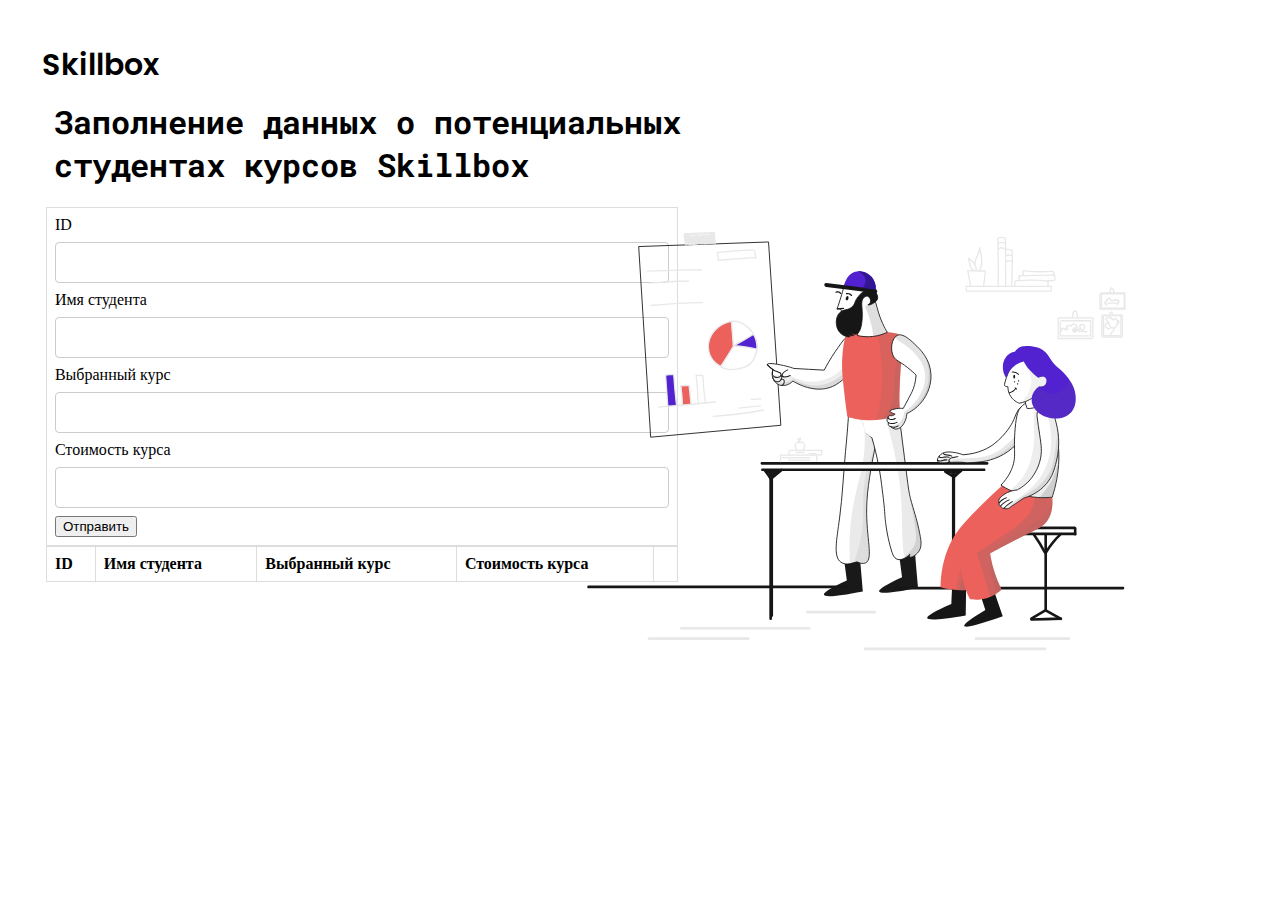
<file: admin.html>
<!DOCTYPE html>
<html>

<head>
    <link rel="stylesheet" href="styles-list.css">
</head>

<body>
    <p class="logo"><a href="index.html">Skillbox</a></p> 
    <h1 class="first-heading">Заполнение данных о потенциальных студентах курсов Skillbox</h1>
    <table>
        <tr>
            <td>
                <form onsubmit="event.preventDefault();onFormSubmit();" autocomplete="off">
                    <div>
                        <label>ID</label>
                        <input type="text" name="ID" id="id">
                    </div>
                    <div>
                        <label>Имя студента</label>
                        <input type="text" name="Student Name" id="student-name">
                    </div>
                    <div>
                        <label>Выбранный курс</label>
                        <input type="text" name="Category" id="category">
                    </div>
                    <div>
                        <label>Стоимость курса</label>
                        <input type="text" name="Price" id="price">
                    </div>
                    <div  class="form-action-buttons text-center">
                        <input type="submit"  value="Отправить">
                    </div>
                </form>
            </td>
        </tr>
    </table>
    <img class="image" src="img/pixeltrue-teaching-1.svg" alt="img">
            
    <table class="list" id="studentList">
        <thead>
            <tr>
                <th>ID</th>
                <th>Имя студента</th>
                <th>Выбранный курс</th>
                <th>Стоимость курса</th>
                <th></th>
            </tr>
        </thead>
            <tbody>

            </tbody>
    </table>
            
    <script src="script-list.js"></script>
</body>
</html>
</file>
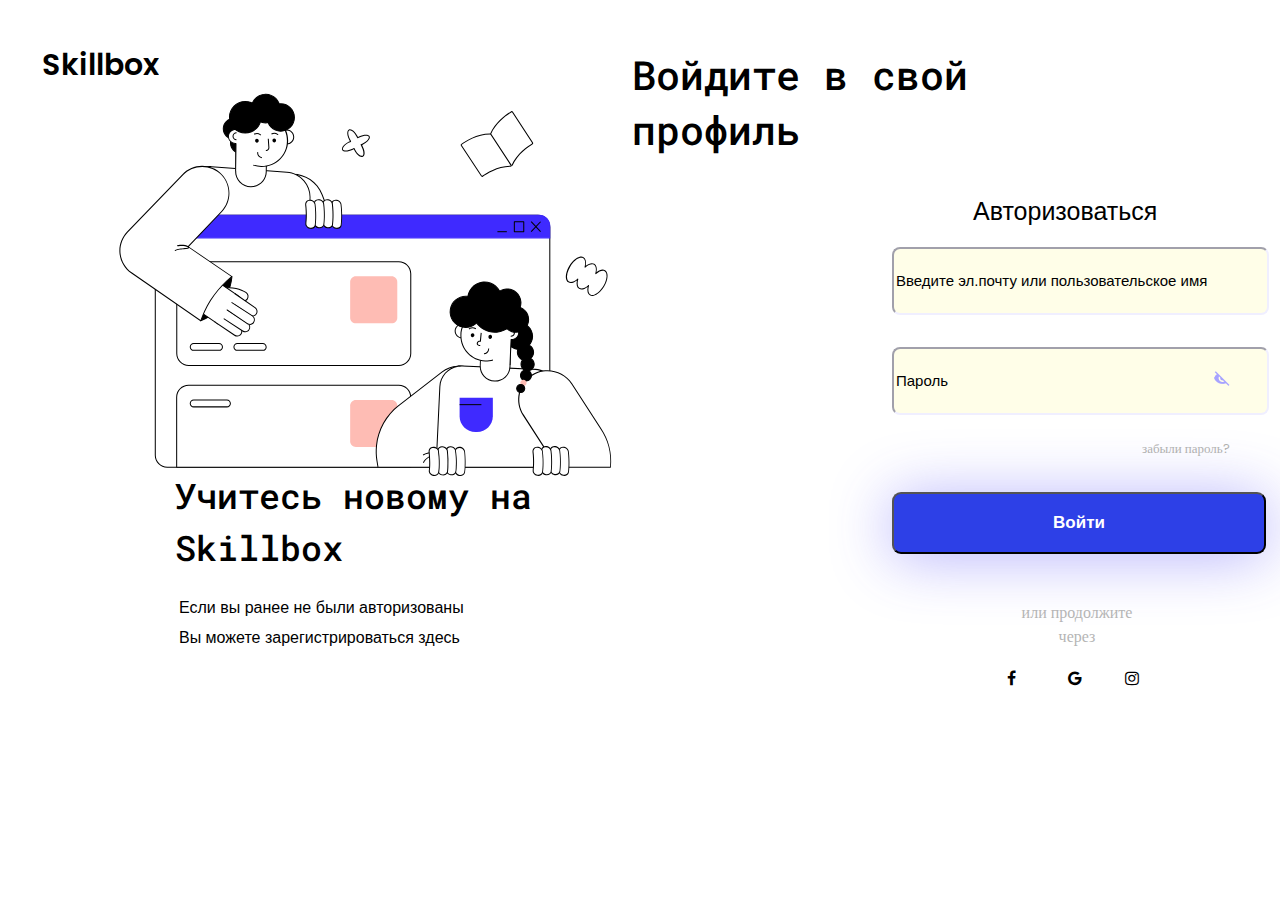
<file: login.html>
<!DOCTYPE html>
<html>
    <head>
    <meta name="viewport" content="width=device-width, initial-scale=1.0">
    <link rel="stylesheet" href="https://cdnjs.cloudflare.com/ajax/libs/font-awesome/4.7.0/css/font-awesome.min.css">
    <script src="https://cdnjs.cloudflare.com/ajax/libs/jquery/3.1.1/jquery.min.js"></script>
    <link rel="stylesheet" href="sign in.css">
    </head>
    <body>
        <div class="left-side">
        <p class="logo"><a href="index.html">Skillbox</a></p>    
        <h1>Войдите в свой профиль</h1>
        <h2>Учитесь новому на Skillbox</h2>
        <p class="upper-p">Если вы ранее не были авторизованы</p>
        <p class="under-p">Вы можете<a href="sign up.html"> зарегистрироваться здесь</a></p>
        <img class="auth_img" src="img/authentication-illustration.svg" alt="">
        </div>
        <div class="right-side">
            <p class="sign-in">Авторизоваться</p>
             <div class="container">

                <form id="log-form" action="#">
                <input class="uname" type="text" placeholder="Введите эл.почту или пользовательское имя" name="uname">
                
                <input class="psw" type="password" id="password-input" type="password" placeholder="Пароль" name="password">
                <a href="#" class="password-control" onclick="return show_hide_password(this);"></a>

                <button class="login" type="submit">Войти</button>
                </form>

             </div>
             <p class="forgot">забыли пароль?</p>
             <p class="continue">или продолжите через</p>
             <a href="#" class="fa fa-facebook"></a>
             <a href="#" class="fa fa-google"></a>
             <a href="#" class="fa fa-instagram"></a>
        </div>
        <script src="sign in.js"></script>
    </body>
</html>
</file>
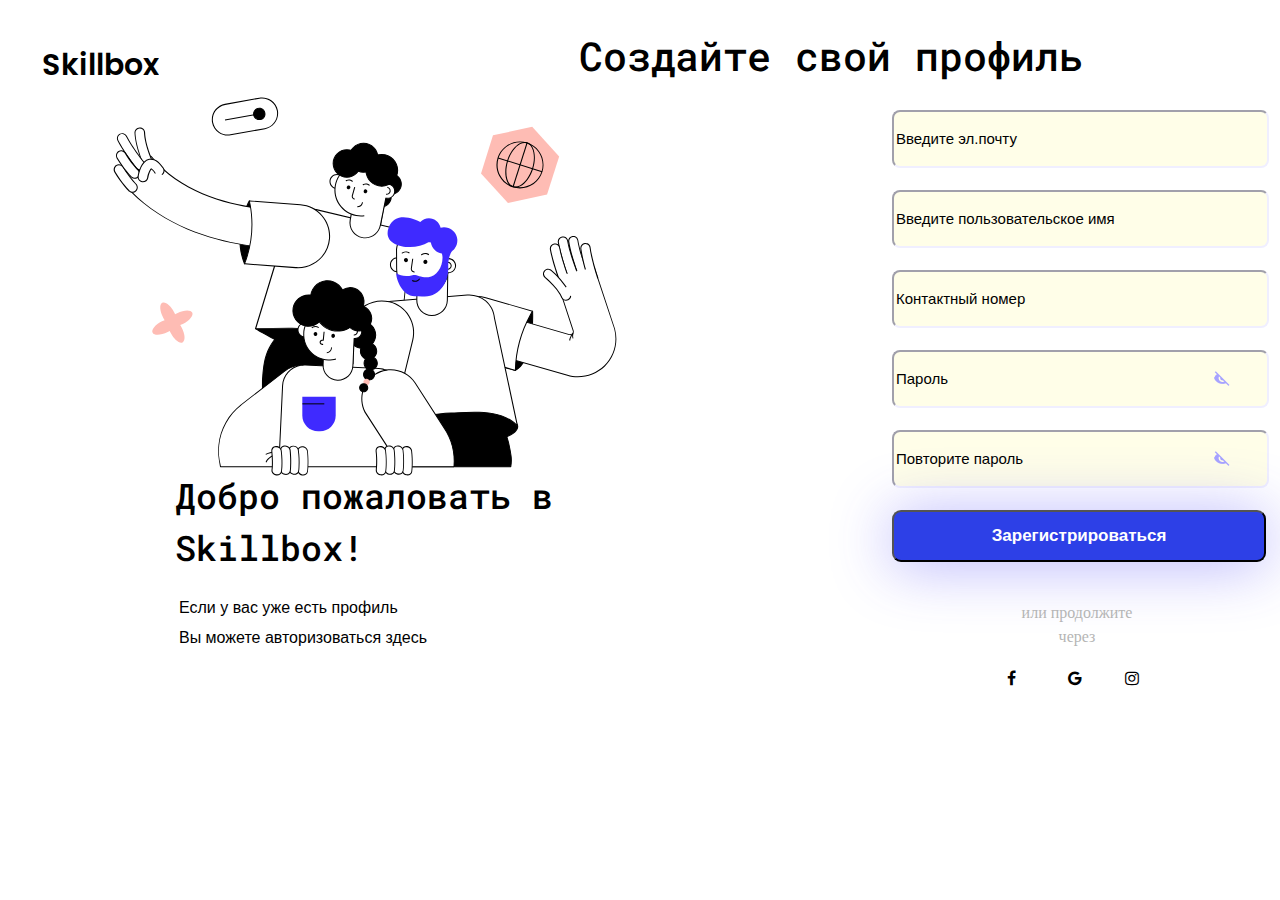
<file: sign up.html>
<!DOCTYPE html>
<html>
    <head>
    <meta name="viewport" content="width=device-width, initial-scale=1.0">
    <link rel="stylesheet" href="https://cdnjs.cloudflare.com/ajax/libs/font-awesome/4.7.0/css/font-awesome.min.css">
    <script src="https://cdnjs.cloudflare.com/ajax/libs/jquery/3.1.1/jquery.min.js"></script>
    <link rel="stylesheet" href="sign up.css">
    </head>
    <body>
        <div class="left-side">
         <p class="logo"><a href="index.html">Skillbox</a></p>
        <h1>Создайте свой профиль</h1>
        <h2>Добро пожаловать в Skillbox!</h2>
        <p class="upper-p">Если у вас уже есть профиль</p>
        <p class="under-p">Вы можете<a href="login.html"> авторизоваться здесь</a></p>
        <img class="reg_img" src="img/registration-illustration.svg" alt="">
        </div>
        <div class="right-side">
            <!--<p class="sign-in">Зарегистрироваться</p>-->
             <div class="container">

                <form id="rgs-form" action="index.html" method="post">
                <div>
                  <input type="text" class="email" placeholder="Введите эл.почту" name="email">
                </div>
                <div>
                  <input type="text" class="name" placeholder="Введите пользовательское имя" name="name" >
                </div>
                <div>  
                  <input type="text" class="number" placeholder="Контактный номер" name="number" >
                </div>
                <div>
                   <input type="password" class="psw" id="password-input" type="password" placeholder="Пароль" name="password" >
                   <a href="#" class="password-control" onclick="return show_hide_password(this);"></a>
                </div>
                <div>
                   <input type="password" class="confirm-password" id="password-input2" placeholder="Повторите пароль" name="confirm-password">
                   <a href="#" class="password-control2" onclick="return show_hide_password2(this);"></a>
                </div>
                <div>
                   <button class="register" type="submit">Зарегистрироваться</button>
                </div>   
                </form>
             </div>
             <p class="continue">или продолжите через</p>
             <a href="#" class="fa fa-facebook"></a>
             <a href="#" class="fa fa-google"></a>
             <a href="#" class="fa fa-instagram"></a>
        </div>
        <script src="sign up.js"></script>
    </body>
</html>
</file>
<file: styles-list.css>
@import url('https://fonts.googleapis.com/css2?family=Inter:wght@300;500;700&family=Poppins:wght@100;200;300;400;500;600&display=swap');
@import url('https://fonts.googleapis.com/css2?family=Roboto+Mono:wght@100;200;300;400;500;600&display=swap');

body > table{
    width: 50%;
    margin-left: 3%;
   
}

table{
    border-collapse: collapse;
    padding-top: 100px;
}
table.list{
    width:50%;
}

td, th {
    border: 1px solid #dddddd;
    text-align: left;
    padding: 8px;
}

input[type=text]{
    width: 100%;
    padding: 12px 20px;
    margin: 8px 0;
    display: inline-block;
    border: 1px solid #ccc;
    border-radius: 4px;
    box-sizing: border-box;
}
.first-heading{
    padding-left: 46px;
    margin-top: 100px;
    font-family: Roboto Mono;
    width: 700px;
}
.logo{
    position: absolute;
    width: 150px;
    height: 30px;
    left: 42px;
    top: 20px;
    font-family: Poppins;
    font-style: normal;
    font-weight: 600;
    font-size: 30px;
    line-height: 30px;
    text-decoration: none;
    }
    
    .logo a:hover, a:active, a:link , a:visited{
      color:#000000;
      text-decoration: none;
    }
.image{
    position: absolute;
    height: 700px;
    width: 700px;
    right: 50px;
    top:70px;
}
.back{
    position: absolute;
    top: 33px;
    right: 42px;
    font-family: sans-serif;
}
</file>
<file: sign in.css>
@import url('https://fonts.googleapis.com/css2?family=Inter:wght@300;500;700&family=Poppins:wght@100;200;300;400;500;600&display=swap');
@import url('https://fonts.googleapis.com/css2?family=Roboto+Mono:wght@100;200;300;400;500;600&display=swap');
h1{
position: absolute;
width: 450px;
height: 75px;
right: 198px;
top: 20px;

font-family: Roboto Mono;
font-style: normal;
font-weight: 500;
font-size: 40px;
line-height: 55px;
}
h2{
position: absolute;
width: 396px;
height: 53px;
left: 175px;
top: 440px;

font-family: Roboto Mono;
font-style: normal;
font-weight: 500;
font-size: 35px;
line-height: 52px;
}
.upper-p{
position: absolute;
width: 308px;
height: 24px;
left: 179px;
top: 580px;
    
font-family: sans-serif;
font-style: normal;
font-weight: normal;
font-size: 16px;
line-height: 24px;
}
.under-p{
position: absolute;
width: 308px;
height: 24px;
left: 179px;
top: 610px;

font-family: sans-serif;
font-style: normal;
font-weight: normal;
font-size: 16px;
line-height: 24px;
}
.logo{
position: absolute;
width: 150px;
height: 30px;
left: 42px;
top: 20px;
font-family: Poppins;
font-style: normal;
font-weight: 600;
font-size: 30px;
line-height: 30px;
text-decoration: none;
}

.logo a:hover, a:active, a:link , a:visited{
  color:#000000;
  text-decoration: none;
}
.sign-in{
position: absolute;
width: 120px;
height: 45px;
left: 973px;
top: 164px;

font-family: sans-serif;
font-style: normal;
font-weight: 500;
font-size: 25px;
line-height: 45px;
}
.auth_img{
position: absolute;
left: 4%;
top: 9%;

}
.uname{
position: absolute;
width: 369px;
height: 62px;
left: 892px;
top: 247px;
    
background: #fffee8;
border-radius: 8px;
border-color: #F0EFFF
}
.uname::placeholder{
color: #000000;
font-family: sans-serif;
font-size: 15px;
}
.psw{
position: absolute;
width: 369px;
height: 62px;
left: 892px;
top: 347px;
background: #fffee8;
border-radius: 8px;
border-color: #F0EFFF;
}
.password-control{
position: absolute;
top: 371.16px;
left: 1214px;
display: inline-block;
width: 20px;
height: 20px;
background: url(img/Vector.png) 0 0 no-repeat;
}
.psw::placeholder{
color: #000000;
font-family: sans-serif;
font-size: 15px;
}
.login{
position: absolute;
left: 892px;
top: 492px;
width: 374px;
height: 62px;

background: #2d40e7;
box-shadow: 0px 4px 61px rgba(73, 64, 248, 0.4);
border-radius: 9px;
text-align: center;
color: white;
font-weight: bolder;
font-size: 17px;
font-family: sans-serif;
}
.continue{
position: absolute;
width: 130px;
height: 24px;
left: 1012px;
top: 585px;

font-family: Poppins;
font-style: normal;
font-weight: 500;
font-size: 16px;
line-height: 24px;
color: #B5B5B5;
text-align: center;
}
.fa-facebook{
position: absolute;
left: 1006.96px;
top: 670.02px;
}
.fa-google{
    position: absolute;
    left: 1067.85px;
    top: 670.02px;
}
.fa-instagram{
    position: absolute;
    left: 1125.14px;
    top: 670.02px;
}
.forgot{
position: absolute;
width: 119px;
height: 20px;
left: 1142px;
top: 426px;

font-family: Poppins;
font-style: normal;
font-weight: normal;
font-size: 13px;
line-height: 19px;
color: #B0B0B0;
}
.error1 {
    color: red;
    position: absolute;
    left: 1280px;
    top: 268px;
  }
  .error2 {
    color: red;
    position: absolute;
    left: 1280px;
    top: 361px;
  }
  .error3 {
    color: red;
    position: absolute;
    left: 1280px;
    top: 268px;
  }
  .back{
    position: absolute;
    top: 33px;
    right: 42px;
    font-family: sans-serif;
}
</file>
<file: sign up.css>
@import url('https://fonts.googleapis.com/css2?family=Inter:wght@300;500;700&family=Poppins:wght@100;200;300;400;500;600&display=swap');
@import url('https://fonts.googleapis.com/css2?family=Roboto+Mono:wght@100;200;300;400;500;600&display=swap');
h1{
position: absolute;
width: 700px;
height: 75px;
right: 1px;
top: 1px;

font-family: Roboto Mono;
font-style: normal;
font-weight: 500;
font-size: 40px;
line-height: 55px;
}
h2{
  position: absolute;
  width: 396px;
  height: 53px;
  left: 175px;
  top: 440px;
  
  font-family: Roboto Mono;
  font-style: normal;
  font-weight: 500;
  font-size: 35px;
  line-height: 52px;
}
.upper-p{
  position: absolute;
  width: 308px;
  height: 24px;
  left: 179px;
  top: 580px;
      
  font-family: sans-serif;
  font-style: normal;
  font-weight: normal;
  font-size: 16px;
  line-height: 24px;
}
.under-p{
  position: absolute;
  width: 308px;
  height: 24px;
  left: 179px;
  top: 610px;
  
  font-family: sans-serif;
  font-style: normal;
  font-weight: normal;
  font-size: 16px;
  line-height: 24px;
}

.logo{
  position: absolute;
  width: 150px;
  height: 30px;
  left: 42px;
  top: 20px;
  font-family: Poppins;
  font-style: normal;
  font-weight: 600;
  font-size: 30px;
  line-height: 30px;
  text-decoration: none;
  }
  
  .logo a:hover, a:active, a:link , a:visited{
    color:#000000;
    text-decoration: none;
  }
.sign-in{
    position: absolute;
    width: 120px;
    height: 45px;
    left: 892px;
    top: 34px;
    
    font-family: Poppins;
    font-style: normal;
    font-weight: 500;
    font-size: 30px;
    line-height: 45px;
    }
    .reg_img{
      position: absolute;
      left: 4%;
      top: 9%;
    }
    .email{
    position: absolute;
    width: 369px;
    height: 52px;
    left: 892px;
    top: 110px;   
    background: #fffee8;
    border-radius: 8px;
    border-color: #F0EFFF
    }
    .email::placeholder{
      color: #000000;
    font-family: sans-serif;
    font-size: 15px;
    }
    .name{
    position: absolute;
    width: 369px;
    height: 52px;
    left: 892px;
    top: 190px;        
    background: #fffee8;
    border-radius: 8px;
    border-color: #F0EFFF;   
    }
    .name::placeholder{
      color: #000000;
    font-family: sans-serif;
    font-size: 15px;
    }
    .number{
    position: absolute;
    width: 369px;
    height: 52px;
    left: 892px;
    top: 270px;        
    background: #fffee8;
    border-radius: 8px;
    border-color: #F0EFFF   
    }
    .number::placeholder{
      color: #000000;
      font-family: sans-serif;
      font-size: 15px;
    }
    .psw{
    position: absolute;
    width: 369px;
    height: 52px;
    left: 892px;
    top: 350px;
    background: #fffee8;
    border-radius: 8px;
    border-color: #F0EFFF;
        }

    .psw::placeholder{
      color: #000000;
      font-family: sans-serif;
      font-size: 15px;
            }
    .confirm-password{
    position: absolute;
    width: 369px;
    height: 52px;
    left: 892px;
    top: 430px;
    background: #fffee8;
    border-radius: 8px;
    border-color: #F0EFFF;   
    }
    .confirm-password::placeholder{
      color: #000000;
      font-family: sans-serif;
      font-size: 15px;
    } 

    .register{
position: absolute;
left: 892px;
top: 510px;
width: 374px;
height: 52px;
background: #2d40e7;
box-shadow: 0px 4px 61px rgba(73, 64, 248, 0.4);
border-radius: 9px;
text-align: center;
color: white;
font-weight: bolder;
font-size: 17px;
font-family: sans-serif;
    } 

.password-control{
position: absolute;
top: 371.16px;
left: 1214px;
display: inline-block;
width: 20px;
height: 20px;
background: url(img/Vector.png) 0 0 no-repeat;
}
.password-control2{
position: absolute;
top: 451.16px;
left: 1214px;
display: inline-block;
width: 20px;
height: 20px;
background: url(img/Vector.png) 0 0 no-repeat;
}   
.continue{
    position: absolute;
width: 130px;
height: 24px;
left: 1012px;
top: 585px;

font-family: Poppins;
font-style: normal;
font-weight: 500;
font-size: 16px;
line-height: 24px;
color: #B5B5B5;
text-align: center;
}       
    .fa-facebook{
    position: absolute;
    left: 1006.96px;
    top: 670.02px;
    }
    .fa-google{
        position: absolute;
        left: 1067.85px;
        top: 670.02px;
    }
    .fa-instagram{
        position: absolute;
        left: 1125.14px;
        top: 670.02px;
    }
    .error1 {
        color: red;
        position: absolute;
        left: 1270px;
        top: 125px;
      }
      .error2 {
        color: red;
        position: absolute;
        left: 1270px;
        top: 210px;
      }
      .error3 {
        color: red;
        position: absolute;
        left: 1270px;
        top: 292px;
      }
      .error4{
        color: red;
        position: absolute;
        left: 1270px;
        top: 125px;
      }
      .error5 {
        color: red;
        position: absolute;
        left: 1270px;
        top: 362px;
      } 
      .error6 {
        color: red;
        position: absolute;
        left: 1270px;
        top: 450px;
      }
      .back{
        position: absolute;
        top: 33px;
        right: 42px;
        font-family: sans-serif;
    }
</file>
